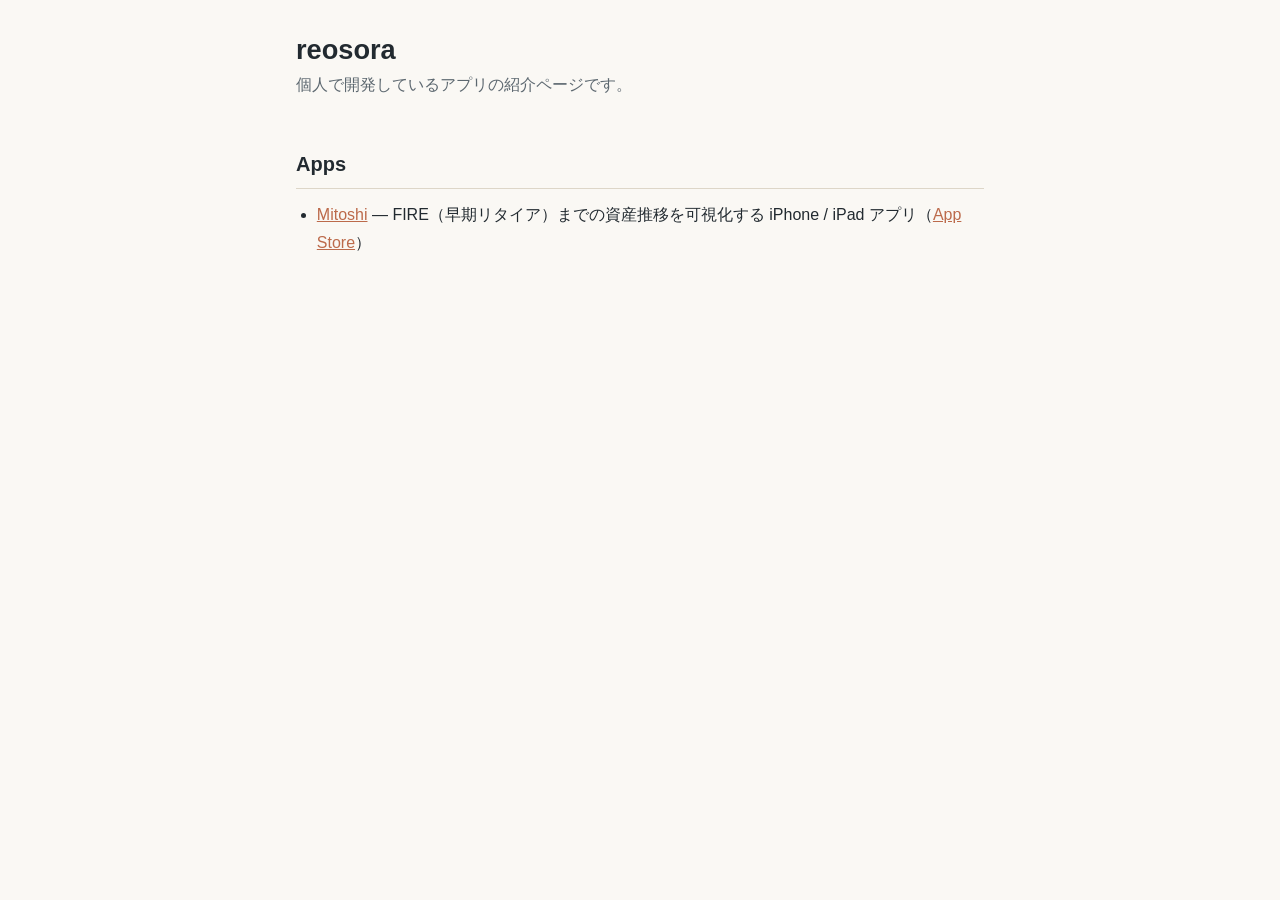
<file: index.html>
<!DOCTYPE html>
<html lang="ja">
<head>
  <meta charset="utf-8">
  <meta name="viewport" content="width=device-width, initial-scale=1">
  <title>reosora</title>
  <link rel="stylesheet" href="fire-simulator/style.css">
</head>
<body>
<main>
  <h1>reosora</h1>
  <p class="lead">個人で開発しているアプリの紹介ページです。</p>
  <h2>Apps</h2>
  <ul>
    <li><a href="fire-simulator/">Mitoshi</a> — FIRE（早期リタイア）までの資産推移を可視化する iPhone / iPad アプリ（<a href="https://apps.apple.com/app/mitoshi/id6761768358">App Store</a>）</li>
  </ul>
</main>
</body>
</html>
</file>
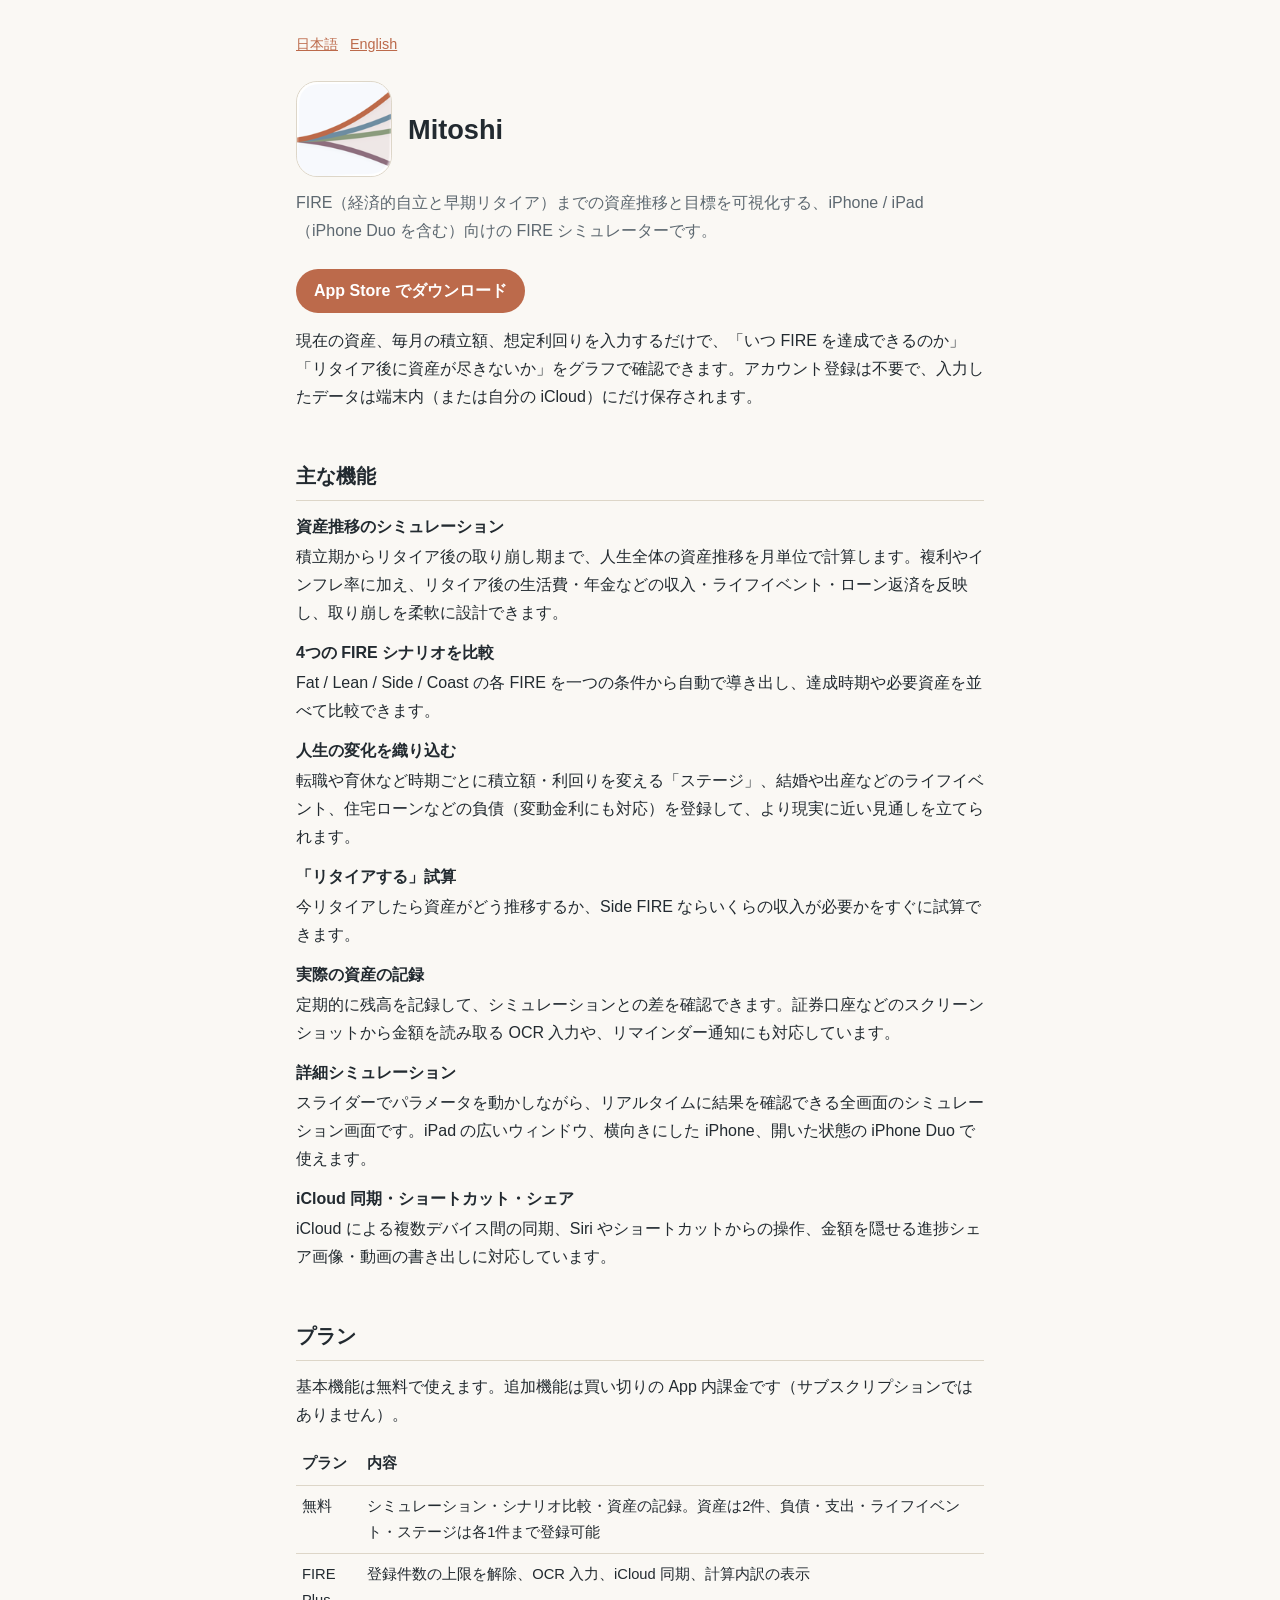
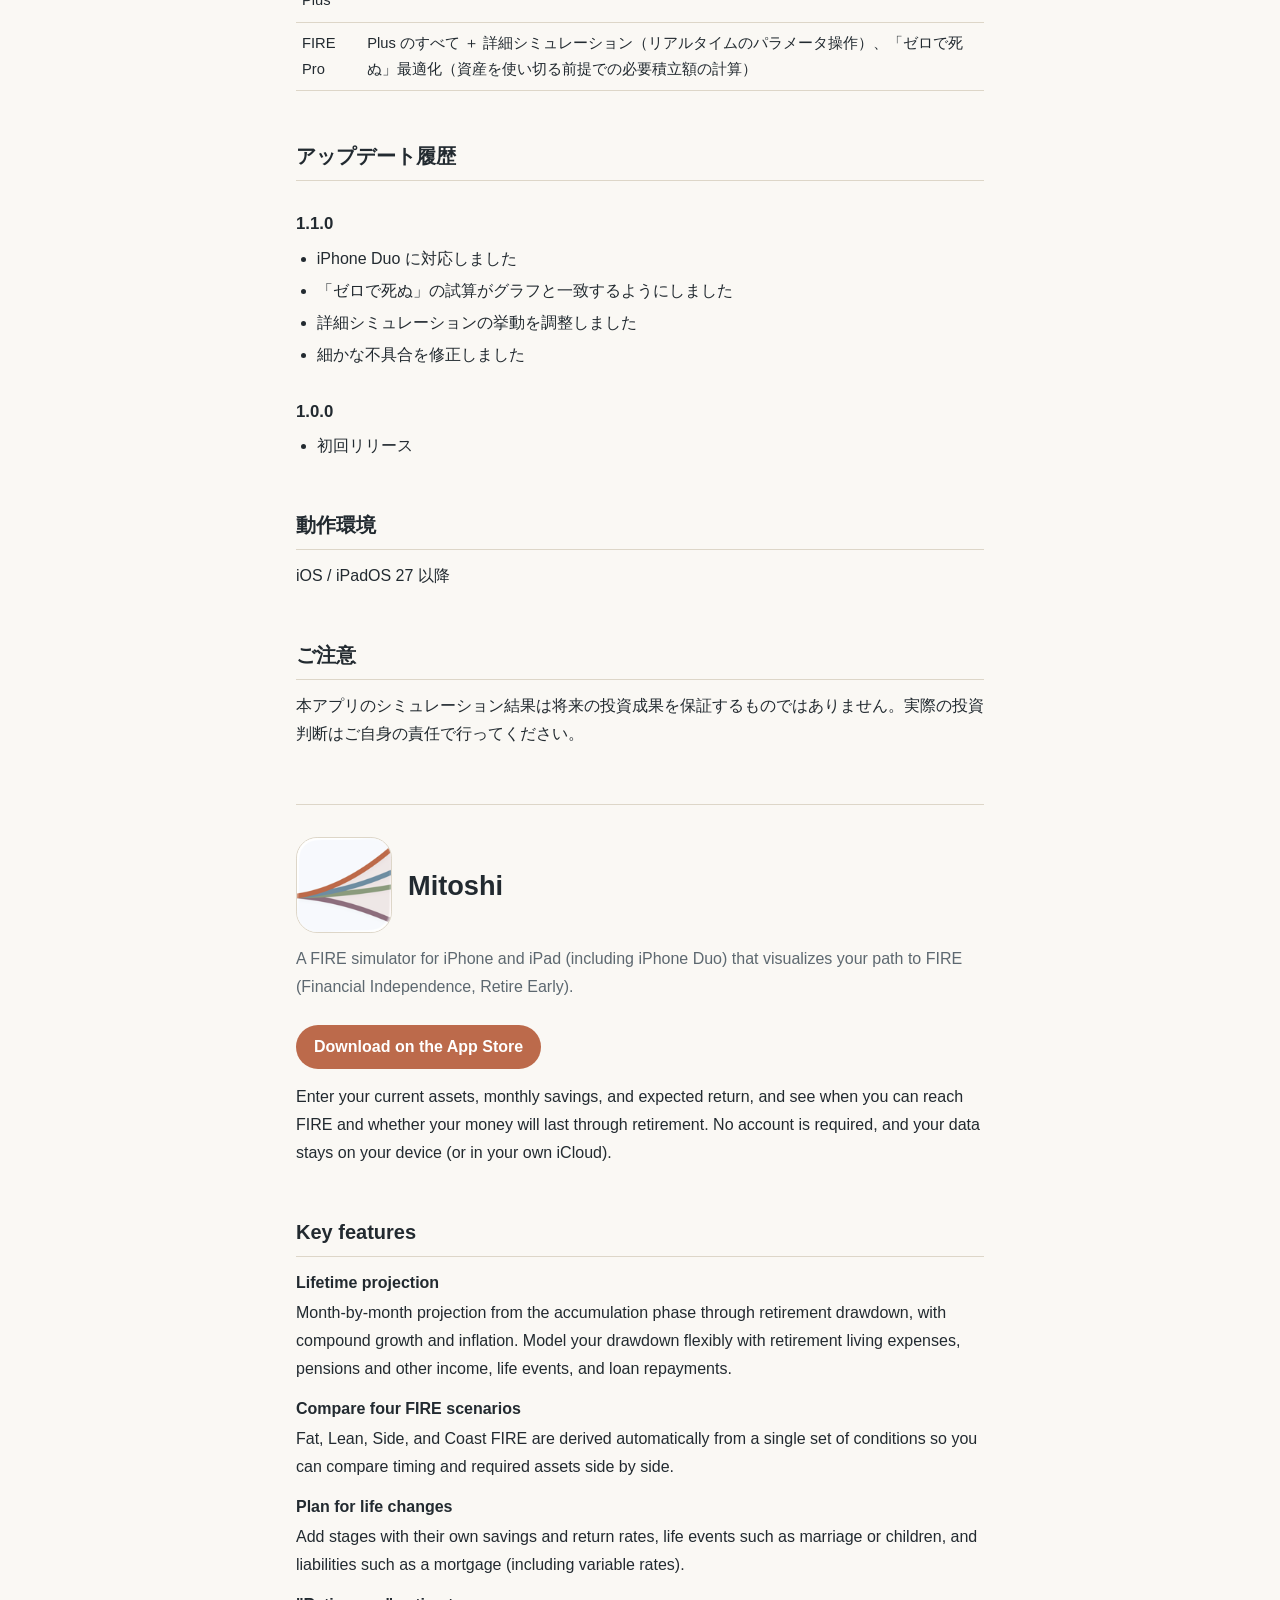
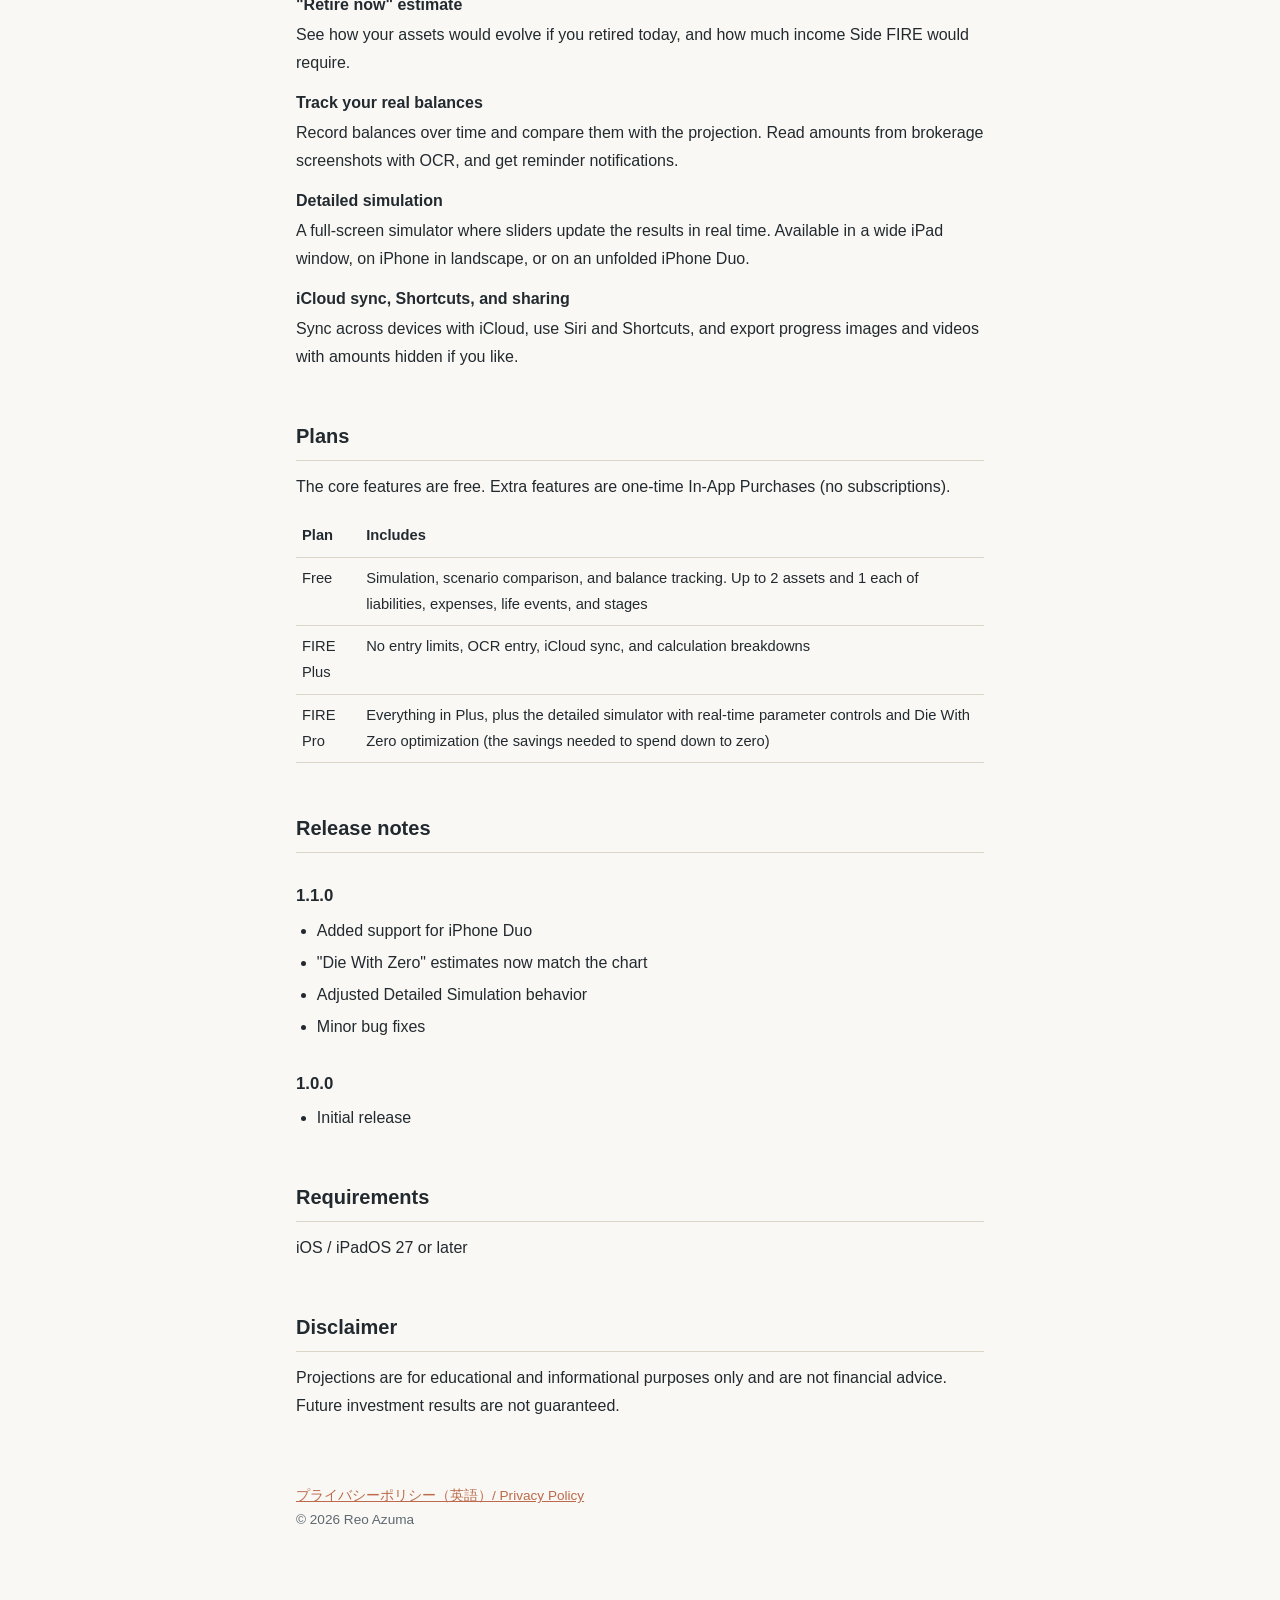
<file: fire-simulator/index.html>
<!DOCTYPE html>
<html lang="ja">
<head>
  <meta charset="utf-8">
  <meta name="viewport" content="width=device-width, initial-scale=1">
  <title>Mitoshi — FIRE Simulator</title>
  <meta name="description" content="FIRE（経済的自立と早期リタイア）までの資産推移を可視化する iPhone / iPad アプリ">
  <link rel="stylesheet" href="style.css">
</head>
<body>
<main>
  <nav class="lang"><a href="#ja">日本語</a><a href="#en">English</a></nav>

  <!-- ===== 日本語 ===== -->
  <article id="ja" lang="ja">
    <header class="app-header">
      <img class="app-icon" src="icon.png" width="96" height="96" alt="Mitoshi のアプリアイコン">
      <h1>Mitoshi</h1>
    </header>
    <p class="lead">FIRE（経済的自立と早期リタイア）までの資産推移と目標を可視化する、iPhone / iPad（iPhone Duo を含む）向けの FIRE シミュレーターです。</p>
    <p><a class="store-link" href="https://apps.apple.com/app/mitoshi/id6761768358">App Store でダウンロード</a></p>

    <p>現在の資産、毎月の積立額、想定利回りを入力するだけで、「いつ FIRE を達成できるのか」「リタイア後に資産が尽きないか」をグラフで確認できます。アカウント登録は不要で、入力したデータは端末内（または自分の iCloud）にだけ保存されます。</p>

    <h2>主な機能</h2>
    <dl>
      <dt>資産推移のシミュレーション</dt>
      <dd>積立期からリタイア後の取り崩し期まで、人生全体の資産推移を月単位で計算します。複利やインフレ率に加え、リタイア後の生活費・年金などの収入・ライフイベント・ローン返済を反映し、取り崩しを柔軟に設計できます。</dd>

      <dt>4つの FIRE シナリオを比較</dt>
      <dd>Fat / Lean / Side / Coast の各 FIRE を一つの条件から自動で導き出し、達成時期や必要資産を並べて比較できます。</dd>

      <dt>人生の変化を織り込む</dt>
      <dd>転職や育休など時期ごとに積立額・利回りを変える「ステージ」、結婚や出産などのライフイベント、住宅ローンなどの負債（変動金利にも対応）を登録して、より現実に近い見通しを立てられます。</dd>

      <dt>「リタイアする」試算</dt>
      <dd>今リタイアしたら資産がどう推移するか、Side FIRE ならいくらの収入が必要かをすぐに試算できます。</dd>

      <dt>実際の資産の記録</dt>
      <dd>定期的に残高を記録して、シミュレーションとの差を確認できます。証券口座などのスクリーンショットから金額を読み取る OCR 入力や、リマインダー通知にも対応しています。</dd>

      <dt>詳細シミュレーション</dt>
      <dd>スライダーでパラメータを動かしながら、リアルタイムに結果を確認できる全画面のシミュレーション画面です。iPad の広いウィンドウ、横向きにした iPhone、開いた状態の iPhone Duo で使えます。</dd>

      <dt>iCloud 同期・ショートカット・シェア</dt>
      <dd>iCloud による複数デバイス間の同期、Siri やショートカットからの操作、金額を隠せる進捗シェア画像・動画の書き出しに対応しています。</dd>
    </dl>

    <h2>プラン</h2>
    <p>基本機能は無料で使えます。追加機能は買い切りの App 内課金です（サブスクリプションではありません）。</p>
    <table>
      <tr><th>プラン</th><th>内容</th></tr>
      <tr><td>無料</td><td>シミュレーション・シナリオ比較・資産の記録。資産は2件、負債・支出・ライフイベント・ステージは各1件まで登録可能</td></tr>
      <tr><td>FIRE Plus</td><td>登録件数の上限を解除、OCR 入力、iCloud 同期、計算内訳の表示</td></tr>
      <tr><td>FIRE Pro</td><td>Plus のすべて ＋ 詳細シミュレーション（リアルタイムのパラメータ操作）、「ゼロで死ぬ」最適化（資産を使い切る前提での必要積立額の計算）</td></tr>
    </table>

    <h2>アップデート履歴</h2>
    <h3>1.1.0</h3>
    <ul>
      <li>iPhone Duo に対応しました</li>
      <li>「ゼロで死ぬ」の試算がグラフと一致するようにしました</li>
      <li>詳細シミュレーションの挙動を調整しました</li>
      <li>細かな不具合を修正しました</li>
    </ul>
    <h3>1.0.0</h3>
    <ul>
      <li>初回リリース</li>
    </ul>

    <h2>動作環境</h2>
    <p>iOS / iPadOS 27 以降</p>

    <h2>ご注意</h2>
    <p>本アプリのシミュレーション結果は将来の投資成果を保証するものではありません。実際の投資判断はご自身の責任で行ってください。</p>
  </article>

  <hr>

  <!-- ===== English ===== -->
  <article id="en" lang="en">
    <header class="app-header">
      <img class="app-icon" src="icon.png" width="96" height="96" alt="Mitoshi app icon">
      <h1>Mitoshi</h1>
    </header>
    <p class="lead">A FIRE simulator for iPhone and iPad (including iPhone Duo) that visualizes your path to FIRE (Financial Independence, Retire Early).</p>
    <p><a class="store-link" href="https://apps.apple.com/app/mitoshi/id6761768358">Download on the App Store</a></p>

    <p>Enter your current assets, monthly savings, and expected return, and see when you can reach FIRE and whether your money will last through retirement. No account is required, and your data stays on your device (or in your own iCloud).</p>

    <h2>Key features</h2>
    <dl>
      <dt>Lifetime projection</dt>
      <dd>Month-by-month projection from the accumulation phase through retirement drawdown, with compound growth and inflation. Model your drawdown flexibly with retirement living expenses, pensions and other income, life events, and loan repayments.</dd>

      <dt>Compare four FIRE scenarios</dt>
      <dd>Fat, Lean, Side, and Coast FIRE are derived automatically from a single set of conditions so you can compare timing and required assets side by side.</dd>

      <dt>Plan for life changes</dt>
      <dd>Add stages with their own savings and return rates, life events such as marriage or children, and liabilities such as a mortgage (including variable rates).</dd>

      <dt>"Retire now" estimate</dt>
      <dd>See how your assets would evolve if you retired today, and how much income Side FIRE would require.</dd>

      <dt>Track your real balances</dt>
      <dd>Record balances over time and compare them with the projection. Read amounts from brokerage screenshots with OCR, and get reminder notifications.</dd>

      <dt>Detailed simulation</dt>
      <dd>A full-screen simulator where sliders update the results in real time. Available in a wide iPad window, on iPhone in landscape, or on an unfolded iPhone Duo.</dd>

      <dt>iCloud sync, Shortcuts, and sharing</dt>
      <dd>Sync across devices with iCloud, use Siri and Shortcuts, and export progress images and videos with amounts hidden if you like.</dd>
    </dl>

    <h2>Plans</h2>
    <p>The core features are free. Extra features are one-time In-App Purchases (no subscriptions).</p>
    <table>
      <tr><th>Plan</th><th>Includes</th></tr>
      <tr><td>Free</td><td>Simulation, scenario comparison, and balance tracking. Up to 2 assets and 1 each of liabilities, expenses, life events, and stages</td></tr>
      <tr><td>FIRE Plus</td><td>No entry limits, OCR entry, iCloud sync, and calculation breakdowns</td></tr>
      <tr><td>FIRE Pro</td><td>Everything in Plus, plus the detailed simulator with real-time parameter controls and Die With Zero optimization (the savings needed to spend down to zero)</td></tr>
    </table>

    <h2>Release notes</h2>
    <h3>1.1.0</h3>
    <ul>
      <li>Added support for iPhone Duo</li>
      <li>"Die With Zero" estimates now match the chart</li>
      <li>Adjusted Detailed Simulation behavior</li>
      <li>Minor bug fixes</li>
    </ul>
    <h3>1.0.0</h3>
    <ul>
      <li>Initial release</li>
    </ul>

    <h2>Requirements</h2>
    <p>iOS / iPadOS 27 or later</p>

    <h2>Disclaimer</h2>
    <p>Projections are for educational and informational purposes only and are not financial advice. Future investment results are not guaranteed.</p>
  </article>

  <footer>
    <a href="privacy.html">プライバシーポリシー（英語）/ Privacy Policy</a>
    <p>&copy; 2026 Reo Azuma</p>
  </footer>
</main>
</body>
</html>
</file>
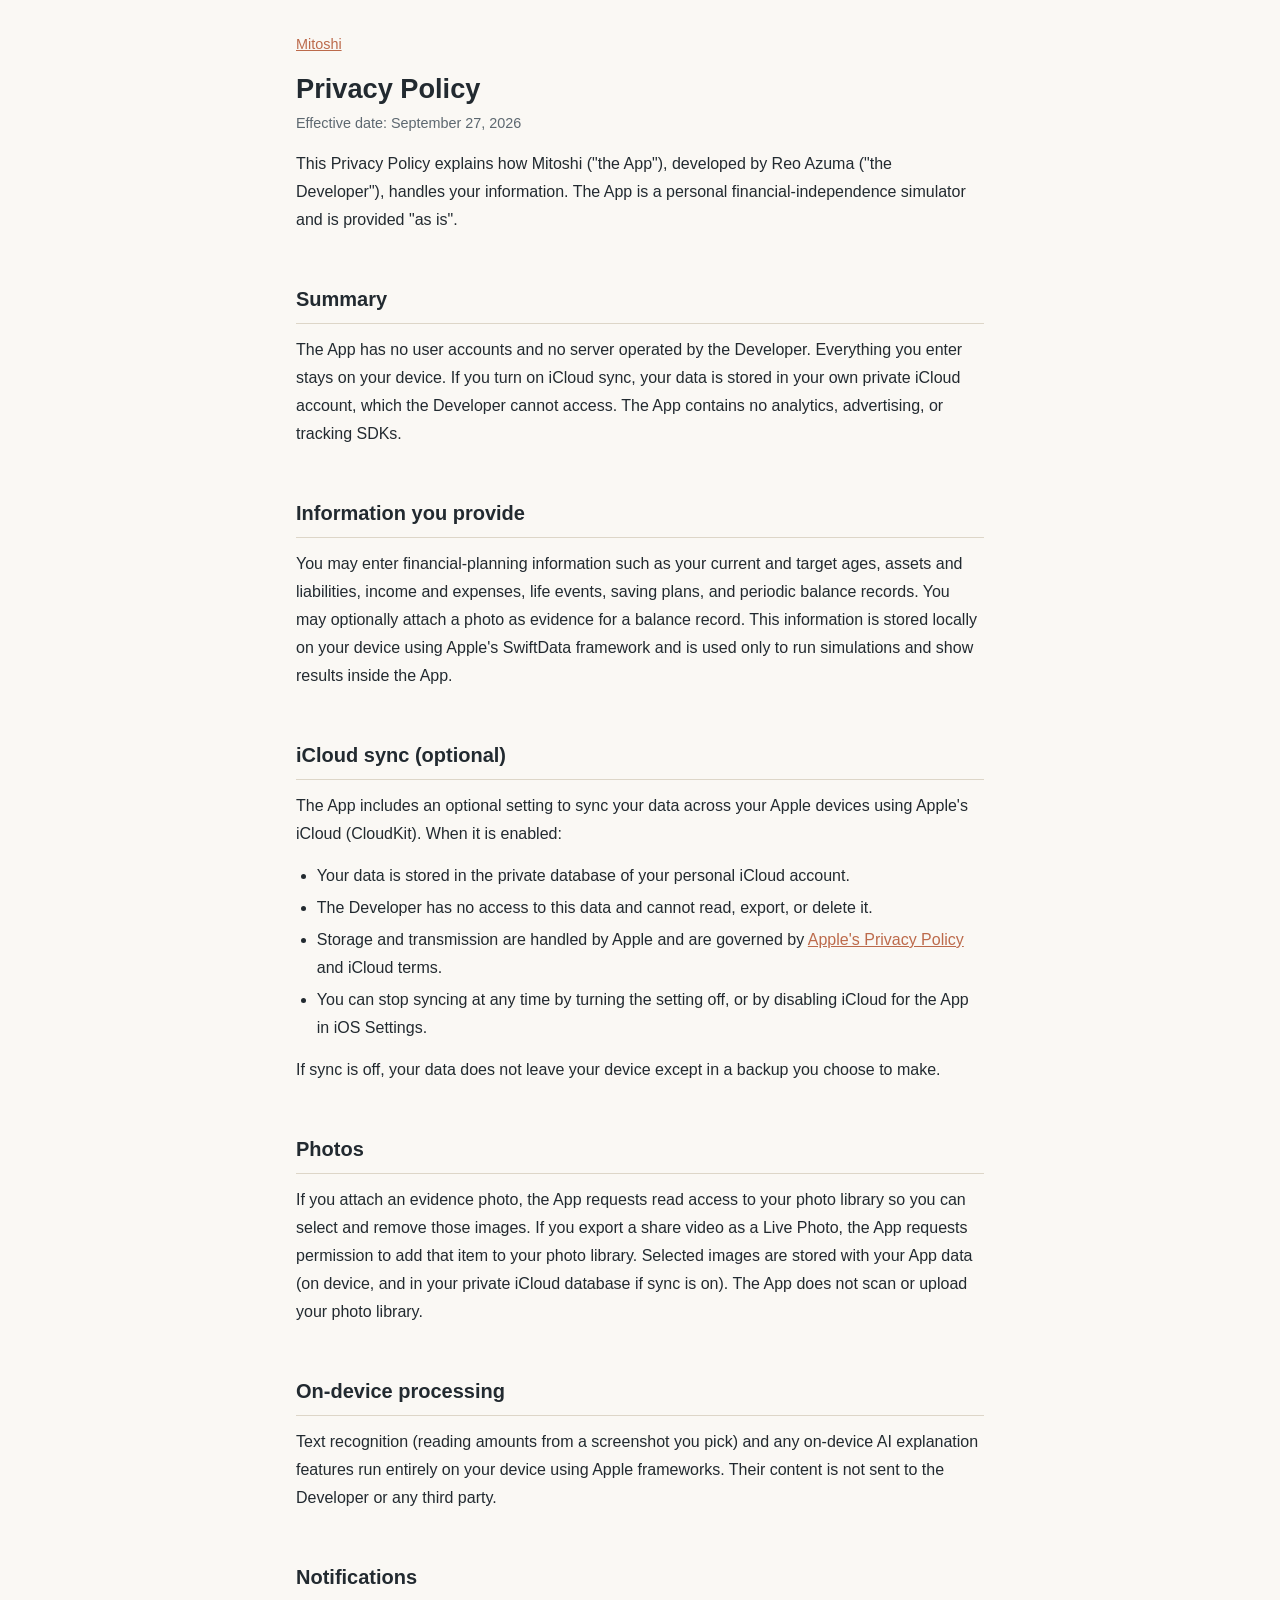
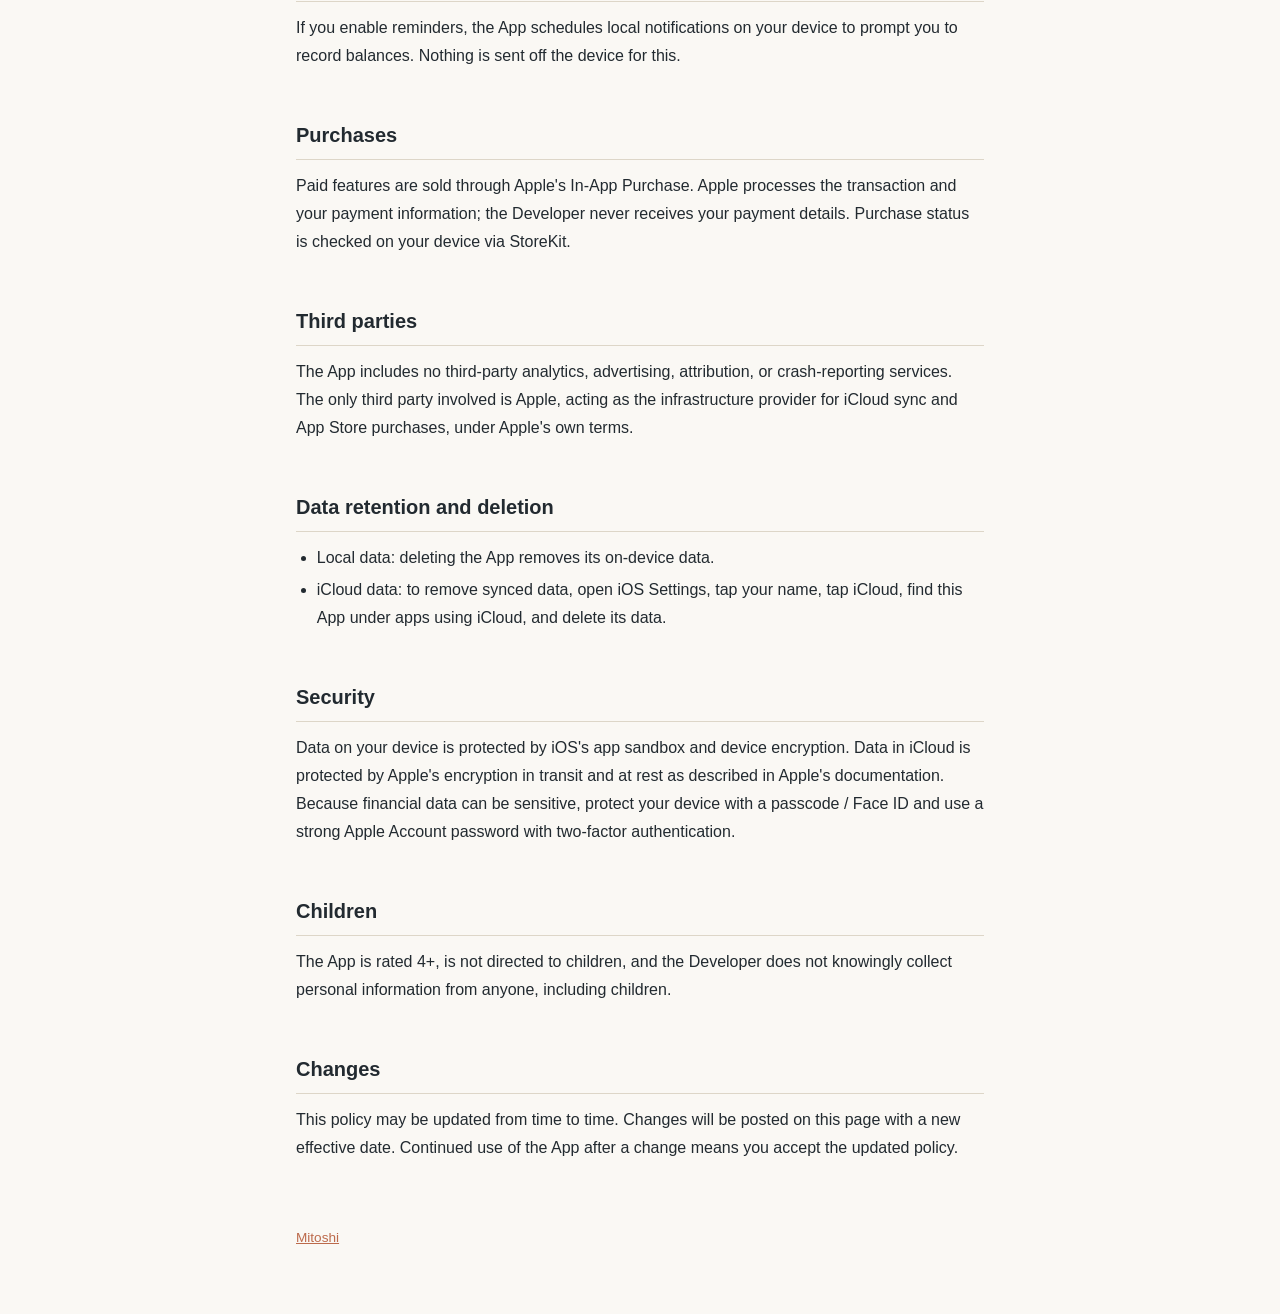
<file: fire-simulator/privacy.html>
<!DOCTYPE html>
<html lang="en">
<head>
  <meta charset="utf-8">
  <meta name="viewport" content="width=device-width, initial-scale=1">
  <title>Privacy Policy — Mitoshi</title>
  <link rel="stylesheet" href="style.css">
</head>
<body>
<main>
  <p class="muted"><a href="./">Mitoshi</a></p>
  <!--
    The privacy policy is published in English only. Do not add a Japanese translation:
    a translation can be read as a second, diverging legal text.
  -->
  <article>
    <h1>Privacy Policy</h1>
    <p class="muted">Effective date: September 27, 2026</p>

    <p>This Privacy Policy explains how Mitoshi ("the App"), developed by Reo Azuma ("the Developer"), handles your information. The App is a personal financial-independence simulator and is provided "as is".</p>

    <h2>Summary</h2>
    <p>The App has no user accounts and no server operated by the Developer. Everything you enter stays on your device. If you turn on iCloud sync, your data is stored in your own private iCloud account, which the Developer cannot access. The App contains no analytics, advertising, or tracking SDKs.</p>

    <h2>Information you provide</h2>
    <p>You may enter financial-planning information such as your current and target ages, assets and liabilities, income and expenses, life events, saving plans, and periodic balance records. You may optionally attach a photo as evidence for a balance record. This information is stored locally on your device using Apple's SwiftData framework and is used only to run simulations and show results inside the App.</p>

    <h2>iCloud sync (optional)</h2>
    <p>The App includes an optional setting to sync your data across your Apple devices using Apple's iCloud (CloudKit). When it is enabled:</p>
    <ul>
      <li>Your data is stored in the private database of your personal iCloud account.</li>
      <li>The Developer has no access to this data and cannot read, export, or delete it.</li>
      <li>Storage and transmission are handled by Apple and are governed by <a href="https://www.apple.com/legal/privacy/">Apple's Privacy Policy</a> and iCloud terms.</li>
      <li>You can stop syncing at any time by turning the setting off, or by disabling iCloud for the App in iOS Settings.</li>
    </ul>
    <p>If sync is off, your data does not leave your device except in a backup you choose to make.</p>

    <h2>Photos</h2>
    <p>If you attach an evidence photo, the App requests read access to your photo library so you can select and remove those images. If you export a share video as a Live Photo, the App requests permission to add that item to your photo library. Selected images are stored with your App data (on device, and in your private iCloud database if sync is on). The App does not scan or upload your photo library.</p>

    <h2>On-device processing</h2>
    <p>Text recognition (reading amounts from a screenshot you pick) and any on-device AI explanation features run entirely on your device using Apple frameworks. Their content is not sent to the Developer or any third party.</p>

    <h2>Notifications</h2>
    <p>If you enable reminders, the App schedules local notifications on your device to prompt you to record balances. Nothing is sent off the device for this.</p>

    <h2>Purchases</h2>
    <p>Paid features are sold through Apple's In-App Purchase. Apple processes the transaction and your payment information; the Developer never receives your payment details. Purchase status is checked on your device via StoreKit.</p>

    <h2>Third parties</h2>
    <p>The App includes no third-party analytics, advertising, attribution, or crash-reporting services. The only third party involved is Apple, acting as the infrastructure provider for iCloud sync and App Store purchases, under Apple's own terms.</p>

    <h2>Data retention and deletion</h2>
    <ul>
      <li>Local data: deleting the App removes its on-device data.</li>
      <li>iCloud data: to remove synced data, open iOS Settings, tap your name, tap iCloud, find this App under apps using iCloud, and delete its data.</li>
    </ul>

    <h2>Security</h2>
    <p>Data on your device is protected by iOS's app sandbox and device encryption. Data in iCloud is protected by Apple's encryption in transit and at rest as described in Apple's documentation. Because financial data can be sensitive, protect your device with a passcode / Face ID and use a strong Apple Account password with two-factor authentication.</p>

    <h2>Children</h2>
    <p>The App is rated 4+, is not directed to children, and the Developer does not knowingly collect personal information from anyone, including children.</p>

    <h2>Changes</h2>
    <p>This policy may be updated from time to time. Changes will be posted on this page with a new effective date. Continued use of the App after a change means you accept the updated policy.</p>
  </article>

  <footer>
    <a href="./">Mitoshi</a>
  </footer>
</main>
</body>
</html>
</file>
<file: fire-simulator/style.css>
:root {
  color-scheme: light dark;
  --bg: #faf8f4;
  --text: #222a30;
  --muted: #5d6870;
  --line: #ddd6c8;
  --accent: #bc6a4b;
}

@media (prefers-color-scheme: dark) {
  :root {
    --bg: #1f272d;
    --text: #e7e2d8;
    --muted: #a3acb2;
    --line: #3a464e;
    --accent: #d98a6b;
  }
}

* { box-sizing: border-box; }

body {
  margin: 0;
  background: var(--bg);
  color: var(--text);
  font-family: -apple-system, BlinkMacSystemFont, "Hiragino Sans", "Helvetica Neue", sans-serif;
  line-height: 1.75;
  -webkit-text-size-adjust: 100%;
}

main {
  max-width: 720px;
  margin: 0 auto;
  padding: 32px 16px 64px;
}

h1 { font-size: 1.7rem; line-height: 1.3; margin: 0 0 4px; }
h2 { font-size: 1.25rem; margin: 48px 0 12px; padding-bottom: 6px; border-bottom: 1px solid var(--line); }
h3 { font-size: 1.05rem; margin: 28px 0 6px; }

p, ul, dl { margin: 0 0 14px; }
ul { padding-left: 1.3em; }
li { margin-bottom: 4px; }

a { color: var(--accent); }

.app-header { display: flex; align-items: center; gap: 16px; margin-bottom: 12px; }
.app-header h1 { margin: 0; }
.app-icon { width: 96px; height: 96px; border-radius: 22%; border: 1px solid var(--line); flex-shrink: 0; }

.store-link {
  display: inline-block;
  padding: 8px 18px;
  border-radius: 999px;
  background: var(--accent);
  color: #fff;
  font-weight: 600;
  text-decoration: none;
}
.store-link:hover { opacity: 0.85; }

.lead { color: var(--muted); margin-bottom: 24px; }
.muted { color: var(--muted); font-size: 0.9rem; }

nav.lang { font-size: 0.9rem; margin-bottom: 24px; }
nav.lang a { margin-right: 12px; }

hr { border: none; border-top: 1px solid var(--line); margin: 56px 0 32px; }

dt { font-weight: 600; margin-top: 12px; }
dd { margin: 2px 0 0; }

table { width: 100%; border-collapse: collapse; font-size: 0.92rem; margin-bottom: 14px; }
th, td { text-align: left; padding: 8px 6px; border-bottom: 1px solid var(--line); vertical-align: top; }

footer { margin-top: 64px; font-size: 0.85rem; color: var(--muted); }
footer a { margin-right: 14px; }
</file>
